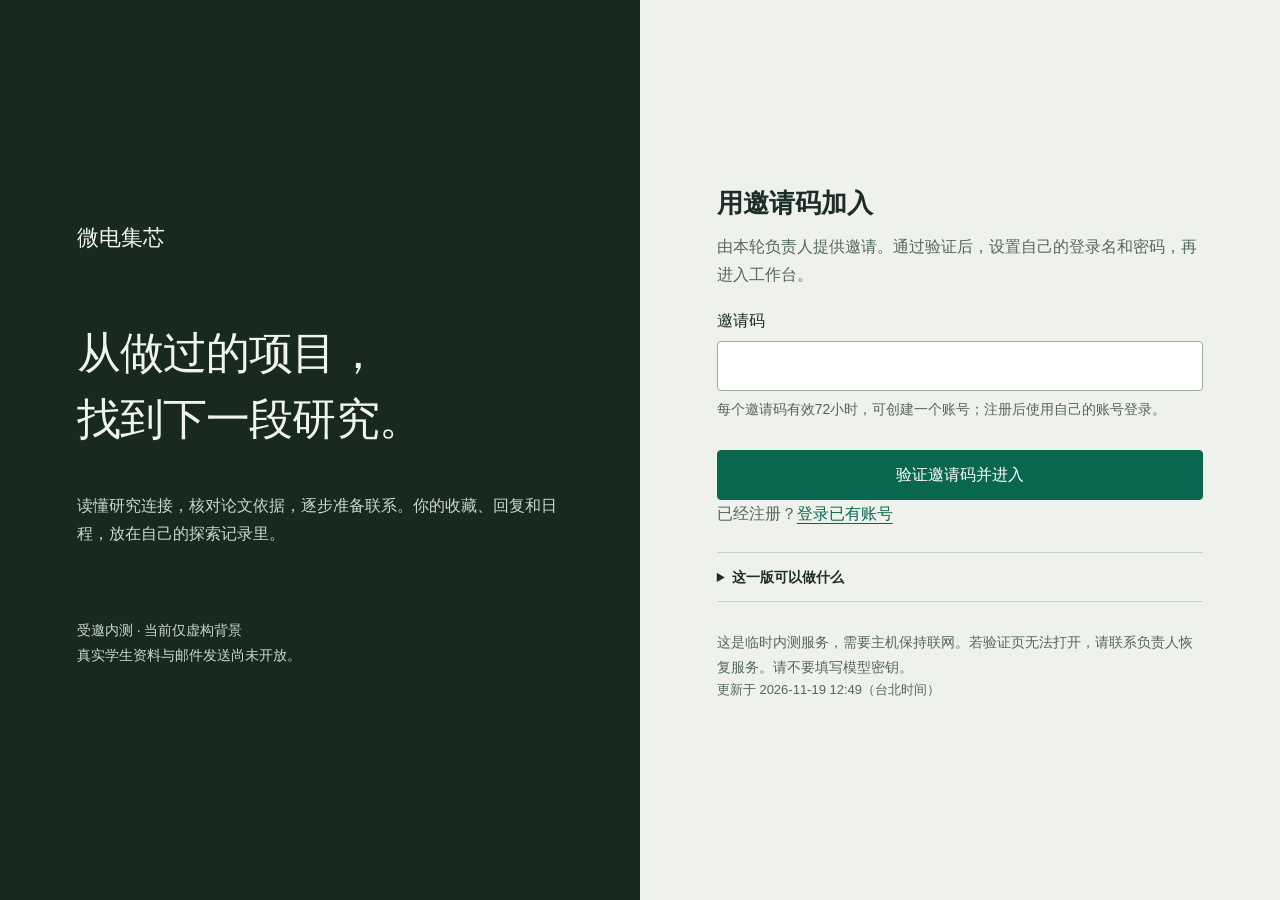
<file: index.html>
<!doctype html>
<html lang="zh-Hans"><head><meta charset="utf-8"><meta name="viewport" content="width=device-width,initial-scale=1">
<meta name="robots" content="noindex,nofollow"><meta name="referrer" content="strict-origin"><link rel="icon" href="data:,">
<meta http-equiv="Content-Security-Policy" content="default-src 'none'; style-src 'self'; img-src data:; base-uri 'none'; form-action https://diy-greatly-circus-file.trycloudflare.com">
<title>微电集芯 · 邀请码入口</title><link rel="stylesheet" href="./entry.css"></head>
<body><a class="skip-link" href="#invite-form">跳到邀请码</a><main class="access-layout">
<section class="access-intro"><a class="wordmark" href="./">微电集芯</a><h1>从做过的项目，<br>找到下一段研究。</h1>
<p>读懂研究连接，核对论文依据，逐步准备联系。你的收藏、回复和日程，放在自己的探索记录里。</p>
<p class="intro-note">受邀内测 · 当前仅虚构背景<br>真实学生资料与邮件发送尚未开放。</p></section>
<section class="access-form-wrap"><h2>用邀请码加入</h2><p>由本轮负责人提供邀请。通过验证后，设置自己的登录名和密码，再进入工作台。</p>
<form id="invite-form" action="https://diy-greatly-circus-file.trycloudflare.com/join" method="post" autocomplete="off">
<label for="invite">邀请码</label><input id="invite" name="invite" required minlength="30" maxlength="100" pattern="[A-Za-z0-9_-]{30,100}" autocomplete="off" spellcheck="false" aria-describedby="invite-note">
<p id="invite-note" class="field-note">每个邀请码有效72小时，可创建一个账号；注册后使用自己的账号登录。</p>
<button class="primary" type="submit">验证邀请码并进入</button></form>
<p class="return-link">已经注册？<a href="https://diy-greatly-circus-file.trycloudflare.com/">登录已有账号</a></p>
<details><summary>这一版可以做什么</summary><p>探索导师与论文、收藏、记录联系和回复、安排日历、准备并导出联系信草稿。</p>
<p>可在工作台打开已保存的虚构示例，查看分批推荐和每位导师的论文依据。</p></details>
<p class="access-help">这是临时内测服务，需要主机保持联网。若验证页无法打开，请联系负责人恢复服务。请不要填写模型密钥。</p>
<p class="entry-version">更新于 2026-11-19 12:49（台北时间）</p></section></main></body></html>
</file>
<file: entry.css>
:root{color-scheme:light;--paper:#eef1ec;--ink:#1c2d27;--muted:#53675c;--green:#09674f;--copper:#9b481c;--line:#c9d1ca;--white:#fff;--danger:#8c3127}*{box-sizing:border-box}body{margin:0;background:var(--paper);color:var(--ink);font:16px/1.75 -apple-system,BlinkMacSystemFont,"Segoe UI","Microsoft YaHei",sans-serif}a{color:var(--green);text-underline-offset:4px}button,input{font:inherit}button,a,input,summary{outline-offset:4px}button:focus-visible,a:focus-visible,input:focus-visible,summary:focus-visible{outline:2px solid var(--copper)}::selection{background:#cfe2d6;color:#102f23}input{caret-color:var(--green)}button{cursor:pointer}button:disabled{cursor:wait;opacity:.65}[hidden]{display:none!important}.skip-link{position:absolute;left:12px;top:-80px;padding:8px;background:var(--white);z-index:10}.skip-link:focus{top:8px}.access-layout{min-height:100vh;display:grid;grid-template-columns:minmax(300px,1fr) minmax(360px,1fr);max-width:1440px;margin:auto}.access-intro{background:#18291f;color:#f0f4ef;padding:clamp(32px,6vw,92px);display:flex;flex-direction:column;justify-content:center}.wordmark{font-family:Georgia,"Noto Serif SC",serif;color:inherit;text-decoration:none;font-size:22px}.access-intro h1{font:500 clamp(30px,3.4vw,48px)/1.5 Georgia,"Noto Serif SC",serif;margin:64px 0 24px;letter-spacing:-.02em}.access-intro p{max-width:34em;color:#c9d9cc}.access-intro .intro-note{margin-top:54px;font-size:14px;color:#c9d9cc}.access-form-wrap{padding:clamp(32px,6vw,84px);align-self:center;max-width:650px;width:100%}h2{font-size:26px;line-height:1.4;margin:0 0 12px}.access-form-wrap>p{color:var(--muted);margin-top:0}.access-tabs{display:flex;gap:24px;border-bottom:1px solid var(--line);margin:28px 0}.access-tabs button{border:0;background:none;padding:10px 0;color:var(--muted);border-bottom:2px solid transparent}.access-tabs button[aria-pressed=true]{color:var(--green);border-color:var(--green);font-weight:600}label{display:block;margin-top:18px;font-weight:550}input:not([type=checkbox]){width:100%;padding:10px 12px;margin-top:6px;border:1px solid #9fab9f;border-radius:4px;background:var(--white);color:var(--ink);min-height:46px}.field-note{color:var(--muted);font-size:14px;margin:6px 0 12px}.check-line{display:flex;align-items:flex-start;gap:10px;font-weight:400}.check-line input{width:18px;height:18px;margin-top:6px;flex:0 0 auto;accent-color:var(--green)}details{margin-top:24px;padding:12px 0;border-block:1px solid var(--line);font-size:14px}summary{cursor:pointer;font-weight:600}.primary{display:block;width:100%;margin-top:28px;background:var(--green);border:1px solid var(--green);color:var(--white);min-height:46px;padding:10px 18px;border-radius:4px}.primary:hover:not(:disabled){background:#07543f}.error-text{color:var(--danger);margin-top:18px}.access-form-wrap .access-help{font-size:14px;margin:28px 0 0}.account-shell{max-width:760px;margin:48px auto;padding:0 24px 48px}.account-shell h1{font-size:30px;margin:28px 0 12px}.account-shell section{padding:28px 0;border-top:1px solid var(--line)}.account-shell button{min-height:44px;padding:8px 16px;border:1px solid #9fab9f;border-radius:4px;background:white;color:var(--ink)}.account-shell .danger{color:var(--danger);border-color:var(--danger)}.account-actions{display:flex;flex-wrap:wrap;gap:14px;align-items:center}.account-shell p{overflow-wrap:anywhere}.account-shell form{max-width:480px}.account-shell .primary{color:white;background:var(--green)}.account-heading{display:flex;align-items:center;justify-content:space-between;gap:20px}.account-heading a{font-size:18px}.privacy-note{color:var(--muted)}@media(max-width:700px){.access-layout{display:block}.access-intro{padding:24px}.access-intro h1{font-size:29px;margin:26px 0 14px}.access-intro h1 br{display:none}.access-intro .intro-note{margin:18px 0 0}.access-form-wrap{padding:32px 24px 48px;max-width:none}.account-shell{margin-top:24px}.account-heading{align-items:flex-start}.access-intro p{max-width:none}}@media(prefers-reduced-motion:no-preference){button{transition:background-color 140ms ease-out}}

.return-link{margin-top:24px}.entry-version{font-size:13px;color:var(--muted);margin-top:28px}
</file>
